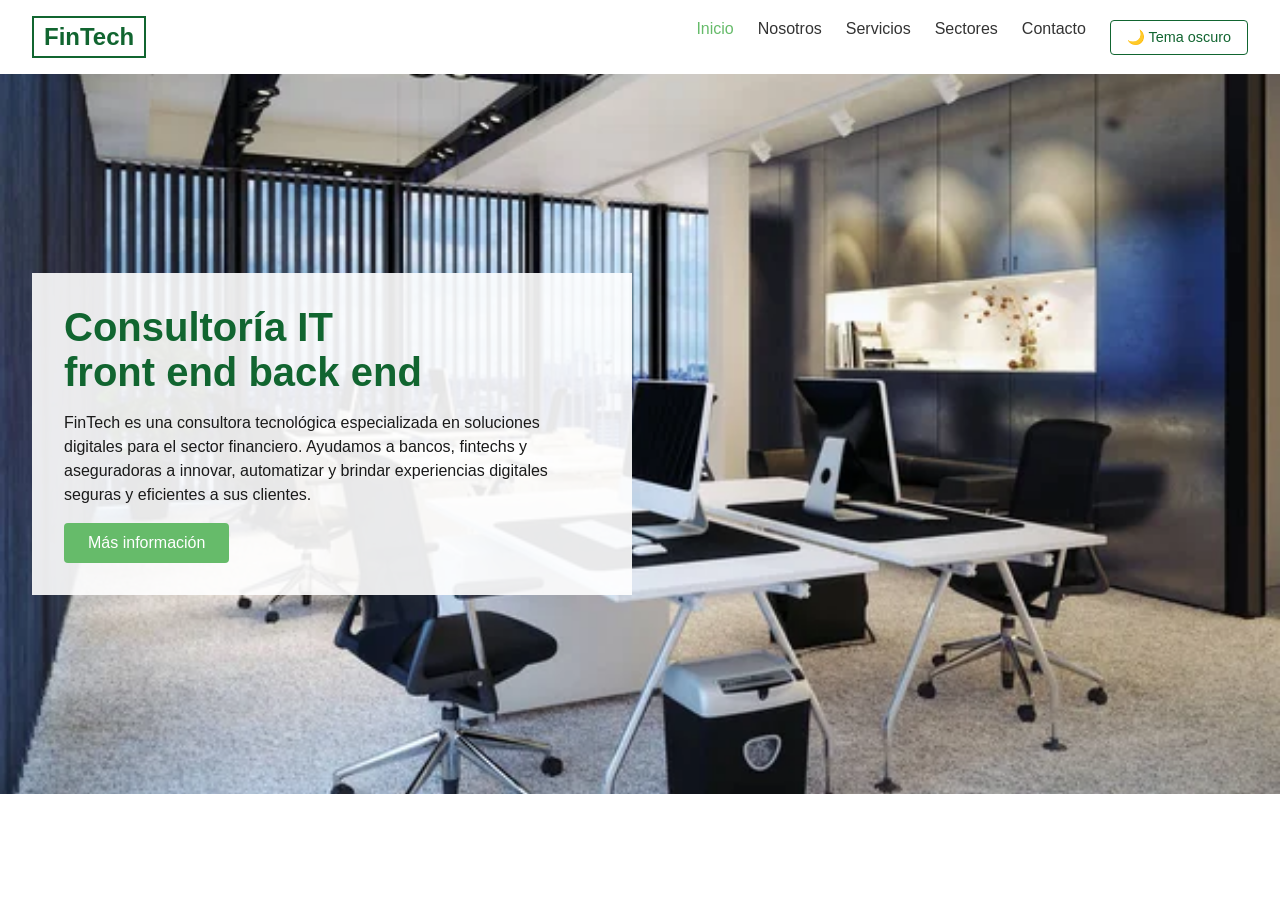
<file: index.html>
<!DOCTYPE html>
<html lang="es">
<head>
  <meta charset="UTF-8">
  <meta name="viewport" content="width=device-width, initial-scale=1">
  <title>FinTech - Consultoría IT</title>
  <link rel="stylesheet" href="style.css">
</head>
<body>
  <header>
    <nav>
      <div class="logo">FinTech</div>
      <ul class="nav-links">
        <li><a href="index.html" class="active">Inicio</a></li>
        <li><a href="nosotros.html">Nosotros</a></li>
        <li><a href="servicios.html">Servicios</a></li>
        <li><a href="sectores.html">Sectores</a></li>
        <li><a href="contacto.html">Contacto</a></li>
        <li><button id="toggle-tema">🌙 Tema oscuro</button></li>
      </ul>
    </nav>
  </header>

  <main>
    <section class="hero">
      <div class="hero-content">
        <h1>Consultoría IT<br>front end back end</h1>
        <p>FinTech es una consultora tecnológica especializada en soluciones digitales para el sector financiero.
           Ayudamos a bancos, fintechs y aseguradoras a innovar, automatizar y brindar experiencias digitales seguras y eficientes a sus clientes.</p>
        <a href="servicios.html" class="btn">Más información</a>
      </div>
    </section>
  </main>

  <script src="script.js"></script>
</body>
</html>
</file>
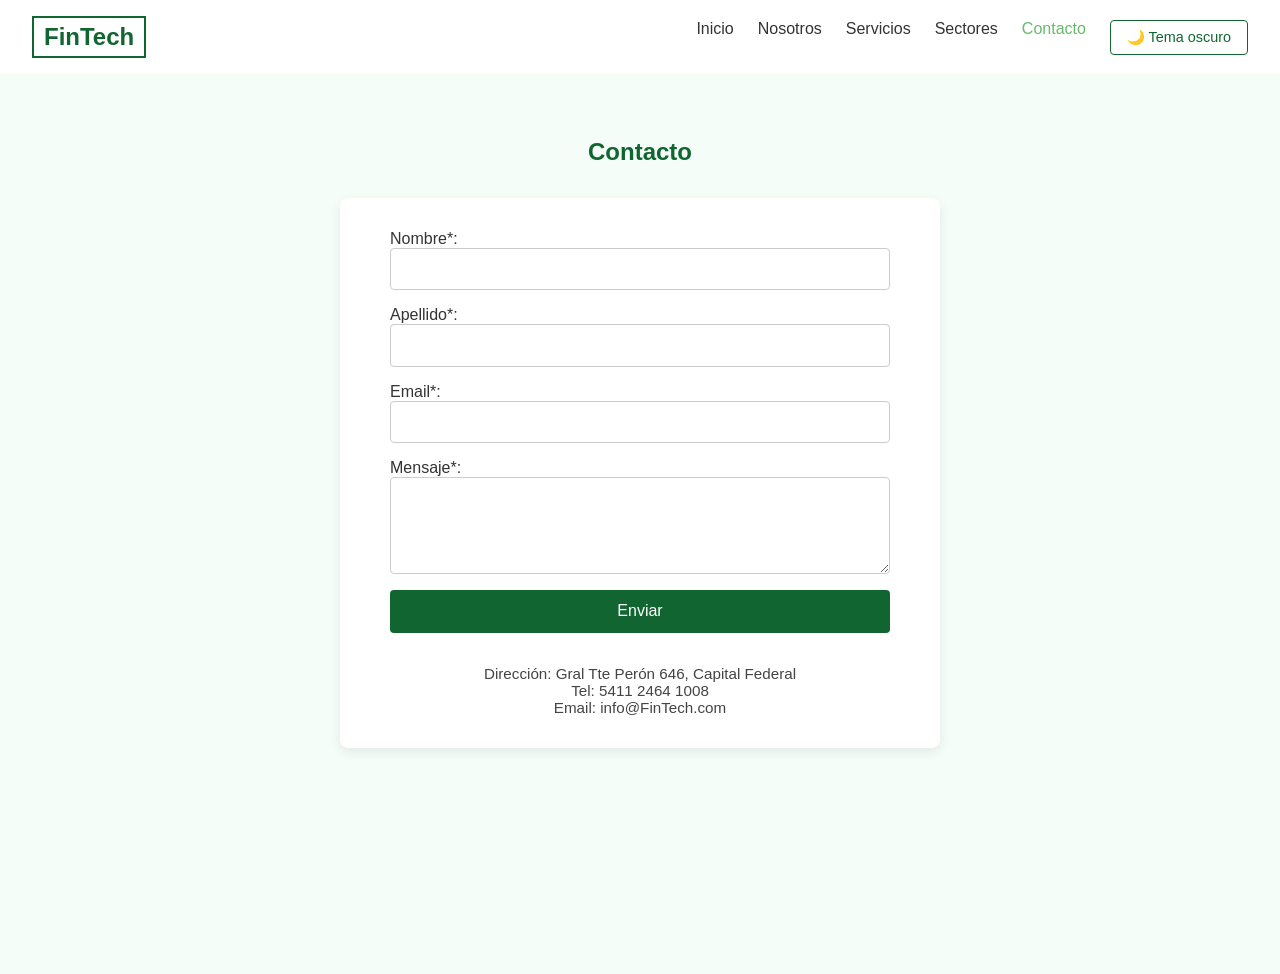
<file: contacto.html>
<!DOCTYPE html>
<html lang="es">
<head>
  <meta charset="UTF-8">
  <meta name="viewport" content="width=device-width, initial-scale=1">
  <title>FinTech - Contacto</title>
  <link rel="stylesheet" href="style.css">
  <script src="script.js" defer></script>
</head>
<body>
  <header>
    <nav>
      <div class="logo">FinTech</div>
      <ul class="nav-links">
        <li><a href="index.html">Inicio</a></li>
        <li><a href="nosotros.html">Nosotros</a></li>
        <li><a href="servicios.html">Servicios</a></li>
        <li><a href="sectores.html">Sectores</a></li>
        <li><a href="contacto.html" class="active">Contacto</a></li>
        <li><button id="toggle-tema">🌙 Tema oscuro</button></li>
      </ul>
    </nav>
  </header>

  <section class="contacto-section">
  <h1>Contacto</h1>
  <div class="contacto-container">
    <form id="formulario">
      <label>Nombre*:
        <input type="text" id="nombre" required>
      </label>

      <label>Apellido*:
        <input type="text" id="apellido" required>
      </label>

      <label>Email*:
        <input type="email" id="email" required>
      </label>

      <label>Mensaje*:
        <textarea id="mensaje" rows="4"></textarea>
      </label>

      <button type="submit">Enviar</button>
</form>
    <div class="contacto-info">
      <p>Dirección: Gral Tte Perón 646, Capital Federal</p>
      <p>Tel: 5411 2464 1008</p>
      <p>Email: info@FinTech.com</p>
    </div>
  </div>
</section>
</html>
</file>
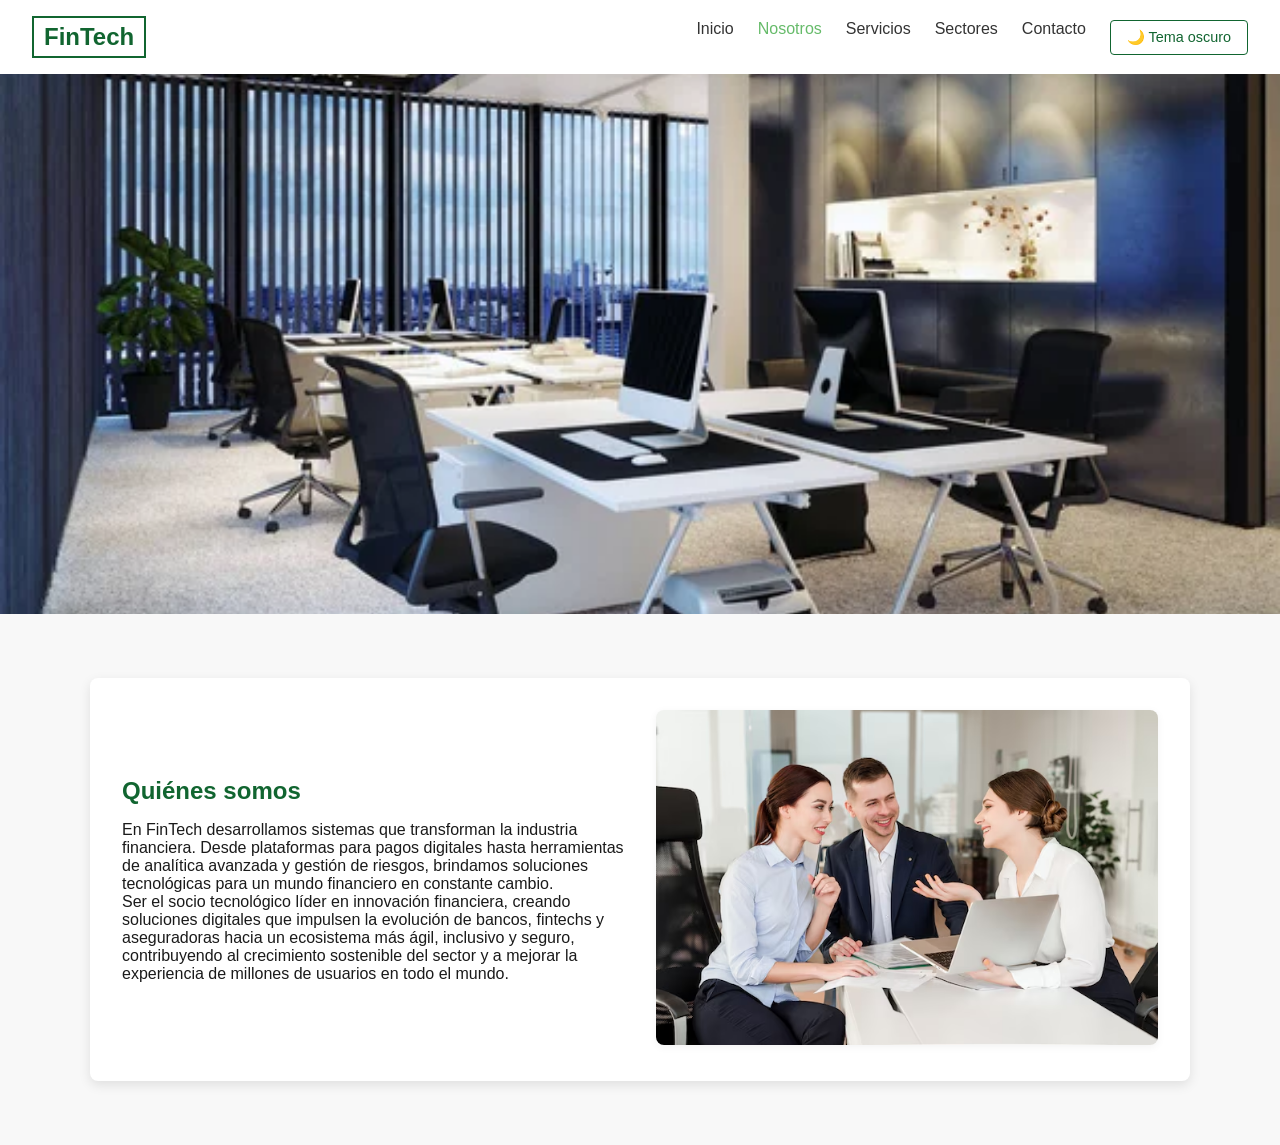
<file: nosotros.html>
<!DOCTYPE html>
<html lang="es">
<head>
  <meta charset="UTF-8">
  <meta name="viewport" content="width=device-width, initial-scale=1">
  <title>FinTech - Nosotros</title>
  <link rel="stylesheet" href="style.css">
</head>
<body>
  <header>
    <nav>
      <div class="logo">FinTech</div>
      <ul class="nav-links">
        <li><a href="index.html">Inicio</a></li>
        <li><a href="nosotros.html" class="active">Nosotros</a></li>
        <li><a href="servicios.html">Servicios</a></li>
        <li><a href="sectores.html">Sectores</a></li>
        <li><a href="contacto.html">Contacto</a></li>
        <li><button id="toggle-tema">🌙 Tema oscuro</button></li>
      </ul>
    </nav>
  </header>

<main>
  <section class="hero-nosotros"></section>

  <section class="quienes-somos-section">
    <div class="quienes-somos-box">
      <div class="quienes-somos-texto">
        <h1>Quiénes somos</h1>
        <p>
          En FinTech desarrollamos sistemas que transforman la industria financiera.
          Desde plataformas para pagos digitales hasta herramientas de analítica avanzada y gestión de riesgos, brindamos soluciones tecnológicas para un mundo financiero en constante cambio.
        </p>
        <p>
          Ser el socio tecnológico líder en innovación financiera, creando soluciones digitales que impulsen la evolución de bancos,
          fintechs y aseguradoras hacia un ecosistema más ágil, inclusivo y seguro, contribuyendo al crecimiento sostenible del sector y a mejorar la experiencia de millones de usuarios en todo el mundo.
        </p>
      </div>
      <div class="quienes-somos-img">
        <img src="nosotros.jpg" alt="Equipo GLOBAL">
      </div>
    </div>
  </section>
</main>
<script src="script.js"></script>
</body>
</html>
</file>
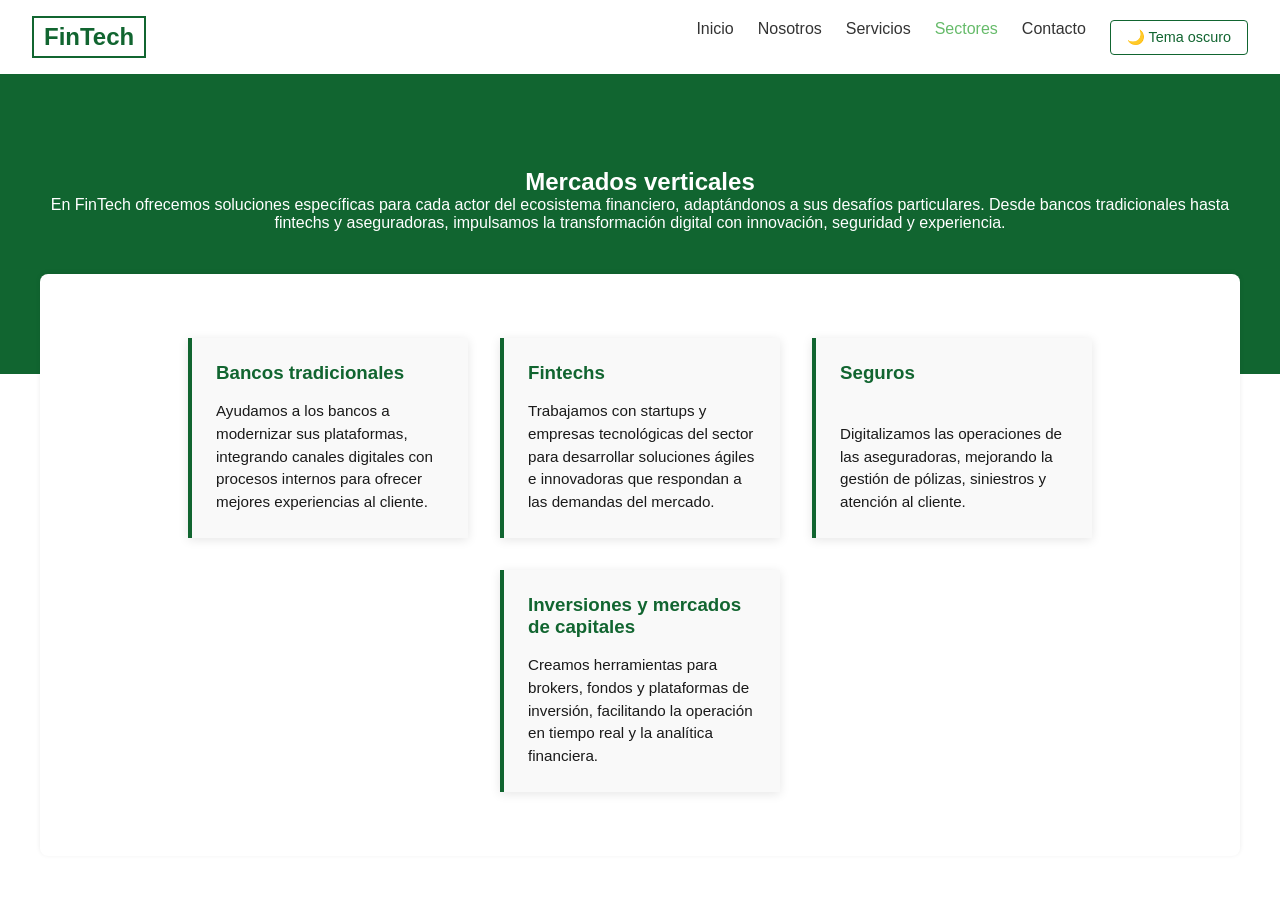
<file: sectores.html>
<!DOCTYPE html>
<html lang="es">
<head>
  <meta charset="UTF-8">
  <meta name="viewport" content="width=device-width, initial-scale=1">
  <title>FinTech - Sectores</title>
  <link rel="stylesheet" href="style.css">
</head>
<body>
  <header>
    <nav>
      <div class="logo">FinTech</div>
      <ul class="nav-links">
        <li><a href="index.html">Inicio</a></li>
        <li><a href="nosotros.html">Nosotros</a></li>
        <li><a href="servicios.html">Servicios</a></li>
        <li><a href="sectores.html" class="active">Sectores</a></li>
        <li><a href="contacto.html">Contacto</a></li>
        <li><button id="toggle-tema">🌙 Tema oscuro</button></li>
      </ul>
    </nav>
  </header>

<main>
  <!-- Banda de color verde con introducción -->
  <section class="sectores-encabezado">
    <h1>Mercados verticales</h1>
    <p>
      En FinTech ofrecemos soluciones específicas para cada actor del ecosistema financiero, adaptándonos a sus desafíos particulares. Desde bancos tradicionales hasta fintechs y aseguradoras, impulsamos la transformación digital con innovación, seguridad y experiencia.
    </p>
  </section>

  <!-- Tarjetas -->
  <section class="sectores-tarjetas">
    <div class="card">
      <h3>Bancos tradicionales</h3>
      <p>Ayudamos a los bancos a modernizar sus plataformas, integrando canales digitales con procesos internos para ofrecer mejores experiencias al cliente.</p>
    </div>
    <div class="card">
      <h3>Fintechs</h3>
      <p>Trabajamos con startups y empresas tecnológicas del sector para desarrollar soluciones ágiles e innovadoras que respondan a las demandas del mercado.</p>
    </div>
    <div class="card">
      <h3>Seguros</h3>
      <p>Digitalizamos las operaciones de las aseguradoras, mejorando la gestión de pólizas, siniestros y atención al cliente.</p>
    </div>
    <div class="card">
      <h3>Inversiones y mercados de capitales</h3>
      <p>Creamos herramientas para brokers, fondos y plataformas de inversión, facilitando la operación en tiempo real y la analítica financiera.</p>
    </div>
  </section>
</main>
<script src="script.js"></script>
</body>
</html>
</file>
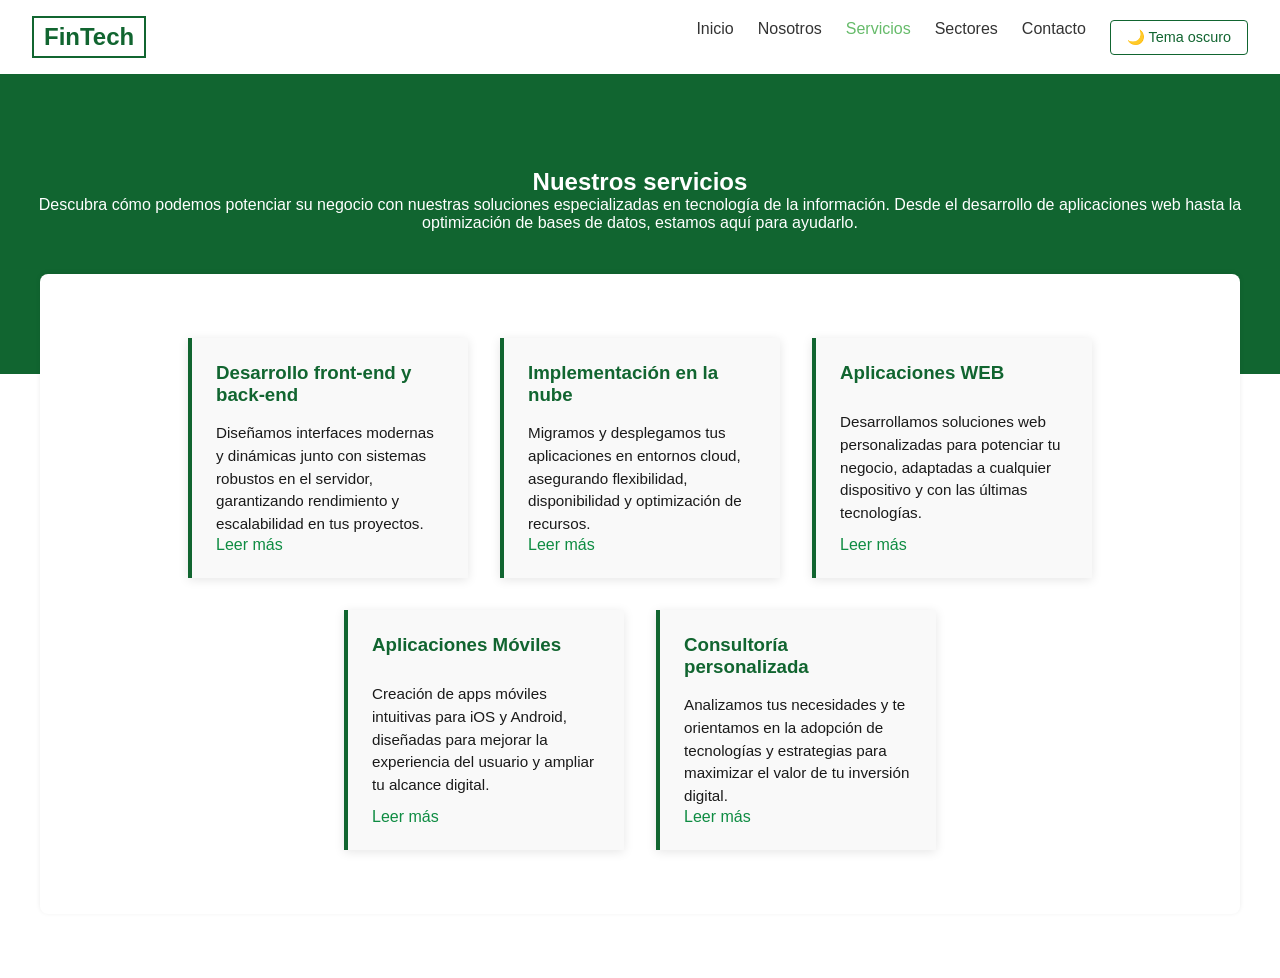
<file: servicios.html>
<!DOCTYPE html>
<html lang="es">
<head>
  <meta charset="UTF-8">
  <meta name="viewport" content="width=device-width, initial-scale=1.0">
  <title>Servicios | FinTech</title>
  <link rel="stylesheet" href="style.css">
</head>
<body>

  <header>
    <nav>
      <div class="logo">FinTech</div>
      <ul class="nav-links">
        <li><a href="index.html">Inicio</a></li>
        <li><a href="nosotros.html">Nosotros</a></li>
        <li><a href="servicios.html" class="active">Servicios</a></li>
        <li><a href="sectores.html">Sectores</a></li>
        <li><a href="contacto.html">Contacto</a></li>
        <li><button id="toggle-tema">🌙 Tema oscuro</button></li>
      </ul>
    </nav>
  </header>

  <section class="servicios-encabezado">
    <h1>Nuestros servicios</h1>
    <p>
      Descubra cómo podemos potenciar su negocio con nuestras soluciones especializadas en tecnología de la información.
      Desde el desarrollo de aplicaciones web hasta la optimización de bases de datos, estamos aquí para ayudarlo.
    </p>
  </section>

<section class="servicios-tarjetas">
  <div class="card">
    <h3>Desarrollo front-end y back-end</h3>
    <p>Diseñamos interfaces modernas y dinámicas junto con sistemas robustos en el servidor, garantizando rendimiento y escalabilidad en tus proyectos.</p>
    <a href="#">Leer más</a>
  </div>

  <div class="card">
    <h3>Implementación en la nube</h3>
    <p>Migramos y desplegamos tus aplicaciones en entornos cloud, asegurando flexibilidad, disponibilidad y optimización de recursos.</p>
    <a href="#">Leer más</a>
  </div>

  <div class="card">
    <h3>Aplicaciones WEB</h3>
    <p>Desarrollamos soluciones web personalizadas para potenciar tu negocio, adaptadas a cualquier dispositivo y con las últimas tecnologías.</p>
    <a href="#">Leer más</a>
  </div>

  <div class="card">
    <h3>Aplicaciones Móviles</h3>
    <p>Creación de apps móviles intuitivas para iOS y Android, diseñadas para mejorar la experiencia del usuario y ampliar tu alcance digital.</p>
    <a href="#">Leer más</a>
  </div>

  <div class="card">
    <h3>Consultoría personalizada</h3>
    <p>Analizamos tus necesidades y te orientamos en la adopción de tecnologías y estrategias para maximizar el valor de tu inversión digital.</p>
    <a href="#">Leer más</a>
  </div>
</section>

  <script src="script.js"></script>
</body>
</html>
</file>
<file: style.css>
:root {
  --color-principal: #116530;
  --color-secundario: #0e8c42;
  --color-acento: #66bb6a;
}

* {
  margin: 0;
  padding: 0;
  box-sizing: border-box;
}

body {
  font-family: "Segoe UI", sans-serif;
  color: #1a1a1a;
  background: #fff;
}

/* HEADER */
header {
  background: white;
  padding: 1rem 2rem;
  box-shadow: 0 2px 4px rgba(0, 0, 0, 0.1);
}

nav {
  display: flex;
  justify-content: space-between;
  align-items: center;
}

.logo {
  font-weight: bold;
  font-size: 1.5rem;
  border: 2px solid var(--color-principal);
  padding: 5px 10px;
  color: var(--color-principal);
}

.nav-links {
  list-style: none;
  display: flex;
  gap: 1.5rem;
}

.nav-links li a {
  text-decoration: none;
  color: #333;
  font-weight: 500;
  transition: color 0.3s;
}

.nav-links li a:hover,
.nav-links li a.active {
  color: var(--color-acento);
}

#toggle-tema {
  background: none;
  border: 1px solid var(--color-principal);
  color: var(--color-principal);
  padding: 0.5rem 1rem;
  border-radius: 4px;
  cursor: pointer;
  font-size: 0.9rem;
  transition: all 0.3s;
}

#toggle-tema:hover {
  background: var(--color-principal);
  color: white;
}

body.oscuro #toggle-tema {
  border-color: var(--color-acento);
  color: var(--color-acento);
}

body.oscuro #toggle-tema:hover {
  background: var(--color-acento);
  color: #121212;
}

/* HERO */
.hero {
  background: url("hero.jpg") center / cover no-repeat;
  height: 80vh;
  display: flex;
  align-items: center;
  justify-content: flex-start;
  padding: 2rem;
}

.hero-content {
  background-color: rgba(255, 255, 255, 0.9);
  padding: 2rem;
  max-width: 600px;
}

.hero-content h1 {
  font-size: 2.5rem;
  color: var(--color-principal);
}

.hero-content p {
  margin: 1rem 0;
  line-height: 1.5;
}

.btn {
  display: inline-block;
  background: var(--color-acento);
  color: white;
  padding: 0.7rem 1.5rem;
  text-decoration: none;
  border-radius: 4px;
}

.btn:hover {
  background: #57a05a;
}

@media (max-width: 768px) {
  .nav-links {
    flex-direction: column;
    gap: 0.5rem;
  }

  .hero {
    height: auto;
    padding: 1rem;
  }

  .hero-content h1 {
    font-size: 2rem;
  }
}

.contenido-pagina {
  padding: 2rem;
  max-width: 1000px;
  margin: auto;
}

.contenido-pagina h1 {
  color: var(--color-principal);
  font-size: 2rem;
  margin-bottom: 1rem;
}

.contenido-pagina p {
  margin-bottom: 1rem;
  line-height: 1.6;
}

/* Cards generales */
.cards {
  display: flex;
  flex-wrap: wrap;
  gap: 1rem;
  justify-content: center;
}

.card {
  background-color: #f5f5f5;
  border-left: 4px solid var(--color-principal);
  padding: 1rem;
  width: 280px;
  box-shadow: 0 2px 4px rgba(0, 0, 0, 0.1);
  transition: transform 0.2s;
}

.card:hover {
  transform: translateY(-5px);
}

.card h3 {
  margin-bottom: 0.5rem;
  color: var(--color-principal);
}

.card p {
  font-size: 0.95rem;
}

/* Contacto */
form {
  display: flex;
  flex-direction: column;
  gap: 1rem;
  max-width: 500px;
  margin: auto;
}

form label {
  display: flex;
  flex-direction: column;
  font-weight: 500;
}

form input,
form textarea {
  padding: 0.5rem;
  border: 1px solid #ccc;
  border-radius: 4px;
  font-family: inherit;
}

form button {
  padding: 0.7rem;
  background-color: var(--color-principal);
  color: white;
  border: none;
  cursor: pointer;
  border-radius: 4px;
}

form button:hover {
  background-color: var(--color-secundario);
}

/* Página Nosotros */
.hero-nosotros {
  background: url("hero.jpg") center / cover no-repeat;
  height: 60vh;
  width: 100%;
}

.quienes-somos-section {
  background-color: #f8f8f8;
  padding: 4rem 2rem;
}

.quienes-somos-box {
  display: flex;
  flex-wrap: wrap;
  background: white;
  box-shadow: 0 4px 12px rgba(0, 0, 0, 0.1);
  padding: 2rem;
  max-width: 1100px;
  margin: auto;
  gap: 2rem;
  align-items: center;
  border-radius: 8px;
}

body.oscuro .quienes-somos-section {
  background-color: #3a3a3a;
}

.quienes-somos-texto {
  flex: 1;
  min-width: 280px;
}

.quienes-somos-texto h1 {
  color: var(--color-principal);
  margin-bottom: 1rem;
}

.quienes-somos-img {
  flex: 1;
  min-width: 280px;
}

.quienes-somos-img img {
  width: 100%;
  border-radius: 8px;
  box-shadow: 0 2px 8px rgba(0, 0, 0, 0.05);
}

/* Servicios y Sectores */
.servicios-encabezado,
.sectores-encabezado {
  background-color: var(--color-principal);
  color: white;
  padding: 5rem 2rem 8rem 2rem;
  text-align: center;
  display: flex;
  flex-direction: column;
  justify-content: center;
  min-height: 300px;
  position: relative;
  z-index: 1;
}

.servicios-tarjetas,
.sectores-tarjetas {
  display: flex;
  flex-wrap: wrap;
  gap: 2rem;
  justify-content: center;
  background: white;
  padding: 4rem 2rem;
  margin-top: -100px;
  z-index: 2;
  position: relative;
  max-width: 1200px;
  margin-left: auto;
  margin-right: auto;
  border-radius: 8px;
  margin-bottom: 4rem;
  box-shadow: 0 -1px 5px rgba(0, 0, 0, 0.08);
}

.servicios-tarjetas .card,
.sectores-tarjetas .card {
  background-color: #f9f9f9;
  width: 280px;
  padding: 1.5rem;
  box-shadow: 0 2px 10px rgba(0, 0, 0, 0.1);
  border-left: 4px solid var(--color-principal);
  display: flex;
  flex-direction: column;
  justify-content: space-between;
}

.servicios-tarjetas .card h3,
.sectores-tarjetas .card h3 {
  color: var(--color-principal);
  margin-bottom: 1rem;
}

.servicios-tarjetas .card p,
.sectores-tarjetas .card p {
  font-size: 0.95rem;
  line-height: 1.5;
}

.servicios-tarjetas .card a {
  color: var(--color-secundario);
  text-decoration: none;
  font-weight: 500;
}

.servicios-tarjetas .card a:hover {
  text-decoration: underline;
}

/* Contacto */
.contacto-section {
  background-color: #f4fdf7;
  padding: 4rem 2rem;
  min-height: 100vh;
}

.contacto-section h1 {
  text-align: center;
  color: var(--color-principal);
  margin-bottom: 2rem;
}

.contacto-container {
  background: white;
  padding: 2rem;
  border-radius: 8px;
  box-shadow: 0 4px 12px rgba(0, 0, 0, 0.08);
  max-width: 600px;
  margin: auto;
}

.contacto-container form {
  display: flex;
  flex-direction: column;
  gap: 1rem;
}

.contacto-container form label {
  font-weight: 500;
  color: #333;
}

body.oscuro .contacto-container form label {
  color: #fff;
}

.contacto-container form input,
.contacto-container form textarea {
  padding: 0.7rem;
  border: 1px solid #ccc;
  border-radius: 4px;
  font-family: inherit;
  font-size: 1rem;
}

.contacto-container form button {
  background-color: var(--color-principal);
  color: white;
  border: none;
  padding: 0.8rem;
  font-size: 1rem;
  border-radius: 4px;
  cursor: pointer;
  transition: background 0.3s;
}

.contacto-container form button:hover {
  background-color: var(--color-secundario);
}

.contacto-info {
  text-align: center;
  margin-top: 2rem;
  font-size: 0.95rem;
  color: #444;
}

/* 🌙 TEMA OSCURO */
body.oscuro {
  background-color: #121212;
  color: #f5f5f5;
}

body.oscuro header {
  background-color: #1e1e1e;
}

body.oscuro .logo {
  border-color: var(--color-acento);
  color: var(--color-acento);
}

body.oscuro .nav-links li a {
  color: #ddd;
}

body.oscuro .nav-links li a:hover,
body.oscuro .nav-links li a.active {
  color: var(--color-acento);
}

body.oscuro .hero-content {
  background-color: rgba(0, 0, 0, 0.7);
  color: #fff;
}

body.oscuro .btn {
  background-color: var(--color-acento);
}

body.oscuro .btn:hover {
  background-color: #57a05a;
}

body.oscuro .card {
  background-color: #222;
  color: #f5f5f5;
}

body.oscuro .card h3 {
  color: var(--color-acento);
}

body.oscuro .contacto-section {
  background-color: #2b2b2b;
}

body.oscuro .contacto-container {
  background-color: #2c2c2c;
  color: #f5f5f5;
}

body.oscuro .contacto-container form input,
body.oscuro .contacto-container form textarea {
  background-color: #3a3a3a;
  color: #fff;
  border: 1px solid #555;
}

body.oscuro .contacto-container form button {
  background-color: var(--color-secundario);
  color: #fff;
}

body.oscuro .contacto-container form button:hover {
  background-color: var(--color-acento);
}

body.oscuro .contacto-info {
  color: #ccc;
}

body.oscuro .contacto-container,
body.oscuro .quienes-somos-box,
body.oscuro .servicios-tarjetas,
body.oscuro .sectores-tarjetas {
  background-color: #1e1e1e;
  color: #f5f5f5;
}

body.oscuro .quienes-somos-section {
  background-color: #3a3a3a;
}
</file>
